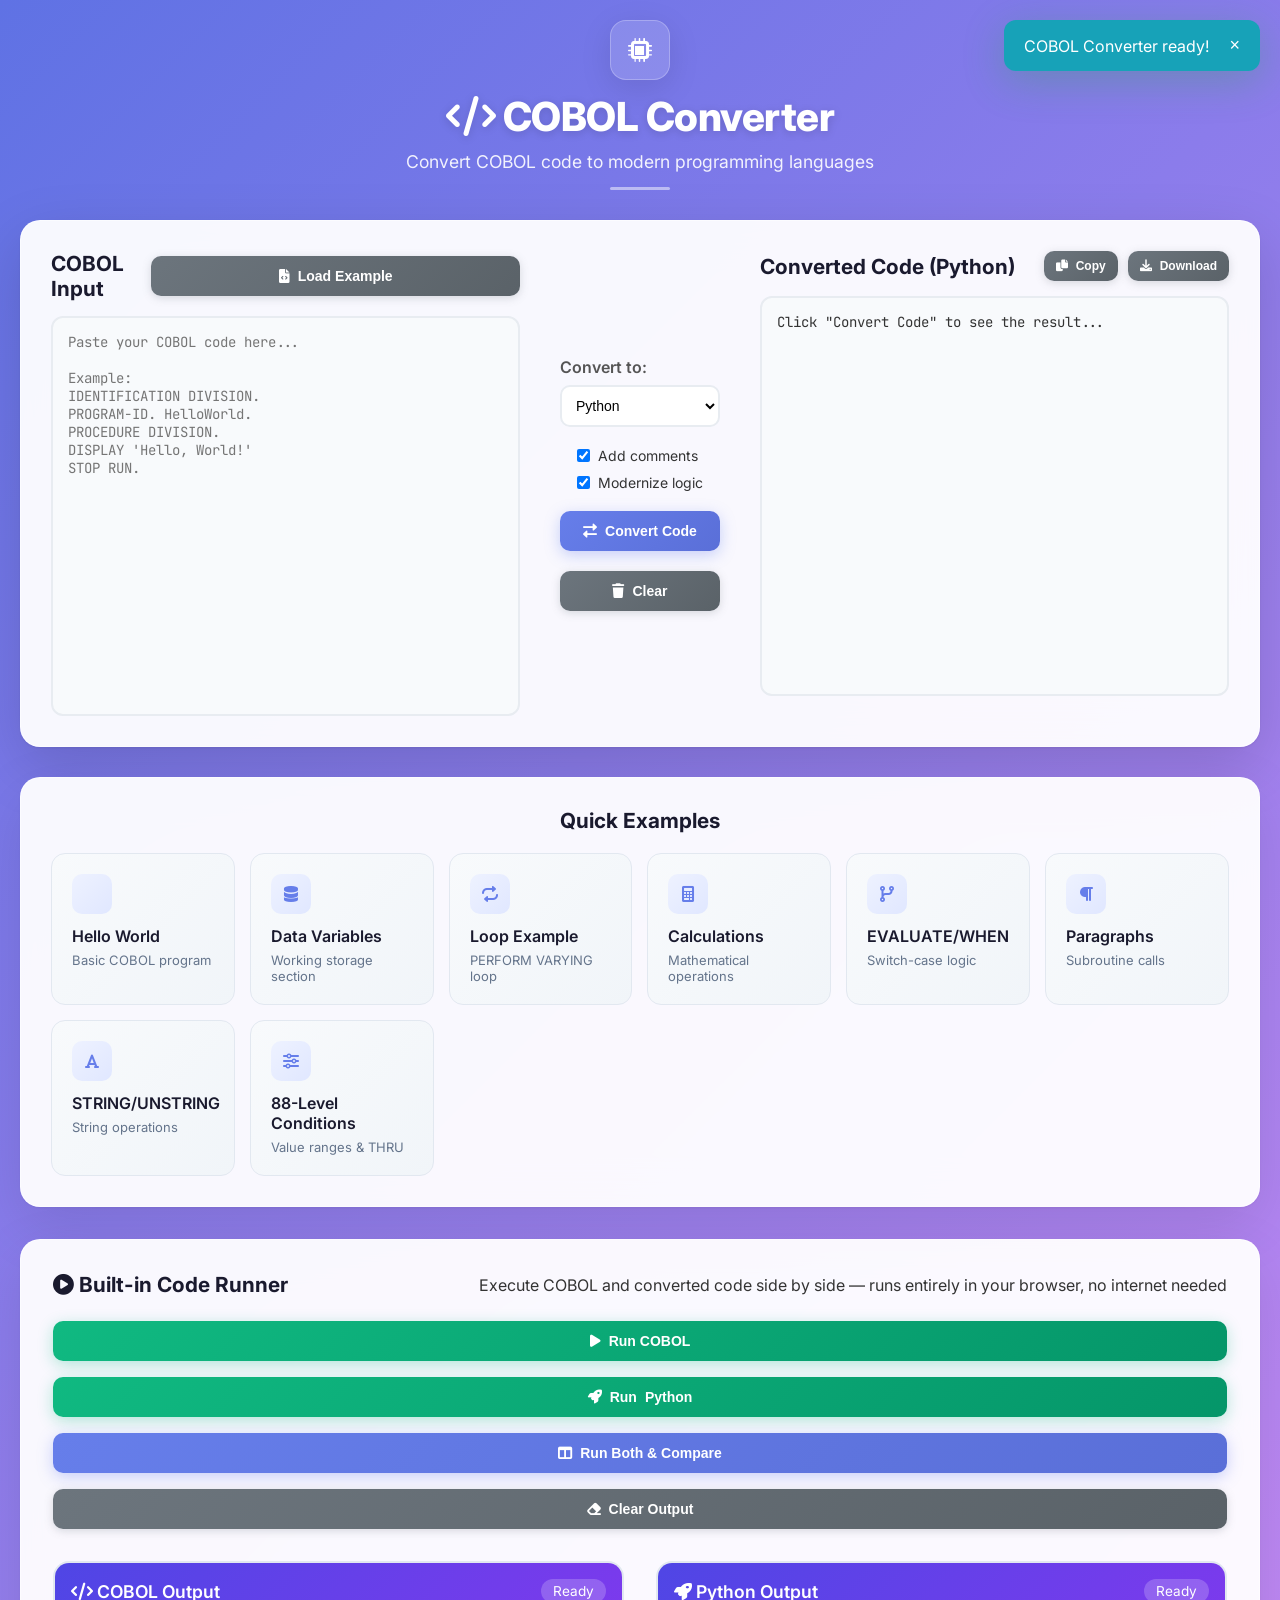
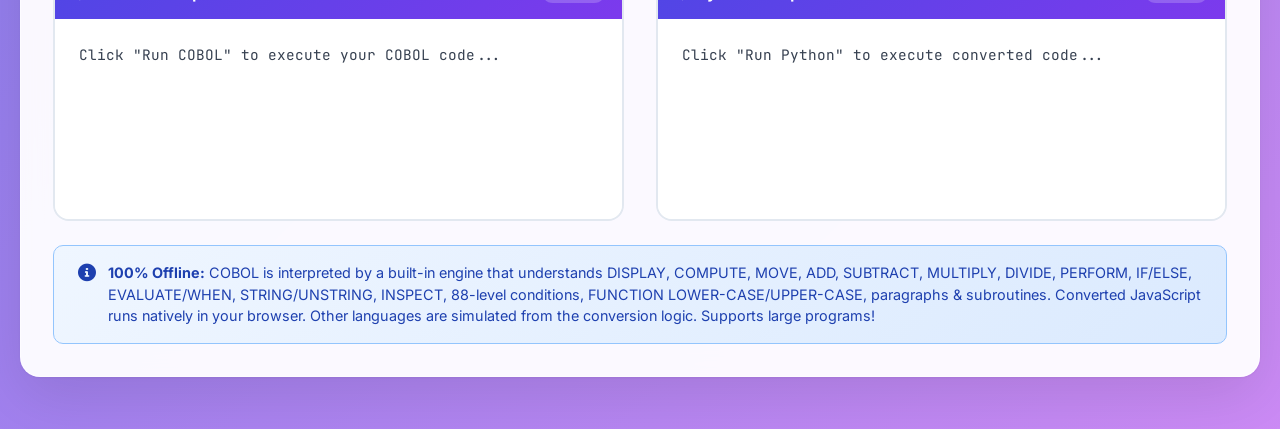
<file: index.html>
<!DOCTYPE html>
<html lang="en">
<head>
    <meta charset="UTF-8">
    <meta name="viewport" content="width=device-width, initial-scale=1.0">
    <title>COBOL to Modern Language Converter</title>
    <link rel="stylesheet" href="styles.css">
    <link rel="stylesheet" href="https://cdnjs.cloudflare.com/ajax/libs/font-awesome/6.0.0/css/all.min.css">
    <link href="https://fonts.googleapis.com/css2?family=Inter:wght@400;500;600;700;800&family=JetBrains+Mono:wght@400;500&display=swap" rel="stylesheet">
</head>
<body>
    <div class="container">
        <header>
            <div class="header-badge"><i class="fas fa-microchip"></i></div>
            <h1><i class="fas fa-code"></i> COBOL Converter</h1>
            <p>Convert COBOL code to modern programming languages</p>
            <div class="header-divider"></div>
        </header>

        <main class="converter-layout">
            <div class="input-section">
                <div class="section-header">
                    <h2>COBOL Input</h2>
                    <button id="loadExampleBtn" class="btn btn-secondary">
                        <i class="fas fa-file-code"></i> Load Example
                    </button>
                </div>
                <textarea id="cobolInput" placeholder="Paste your COBOL code here...

Example:
IDENTIFICATION DIVISION.
PROGRAM-ID. HelloWorld.
PROCEDURE DIVISION.
DISPLAY 'Hello, World!'
STOP RUN."></textarea>
            </div>

            <div class="controls-section">
                <div class="language-selection">
                    <label for="targetLang">Convert to:</label>
                    <select id="targetLang">
                        <option value="python">Python</option>
                        <option value="java">Java</option>
                        <option value="csharp">C#</option>
                        <option value="javascript">JavaScript</option>
                        <option value="go">Go</option>
                        <option value="rust">Rust</option>
                    </select>
                </div>
                
                <div class="options">
                    <label>
                        <input type="checkbox" id="addComments" checked>
                        Add comments
                    </label>
                    <label>
                        <input type="checkbox" id="modernizeLogic" checked>
                        Modernize logic
                    </label>
                </div>
                
                <button id="convertBtn" class="btn btn-primary">
                    <i class="fas fa-exchange-alt"></i> Convert Code
                </button>
                
                <button id="clearBtn" class="btn btn-secondary">
                    <i class="fas fa-trash"></i> Clear
                </button>
            </div>

            <div class="output-section">
                <div class="section-header">
                    <h2>Converted Code (<span id="outputLang">Python</span>)</h2>
                    <div class="output-actions">
                        <button id="copyBtn" class="btn btn-secondary">
                            <i class="fas fa-copy"></i> Copy
                        </button>
                        <button id="downloadBtn" class="btn btn-secondary">
                            <i class="fas fa-download"></i> Download
                        </button>
                    </div>
                </div>
                <pre id="output" class="output-code">Click "Convert Code" to see the result...</pre>
            </div>
        </main>

        <div class="examples-section">
            <h3>Quick Examples</h3>
            <div class="examples-grid">
                <div class="example-card" data-example="hello">
                    <div class="card-icon"><i class="fas fa-hand-wave"></i></div>
                    <h4>Hello World</h4>
                    <p>Basic COBOL program</p>
                </div>
                <div class="example-card" data-example="data">
                    <div class="card-icon"><i class="fas fa-database"></i></div>
                    <h4>Data Variables</h4>
                    <p>Working storage section</p>
                </div>
                <div class="example-card" data-example="loop">
                    <div class="card-icon"><i class="fas fa-repeat"></i></div>
                    <h4>Loop Example</h4>
                    <p>PERFORM VARYING loop</p>
                </div>
                <div class="example-card" data-example="calc">
                    <div class="card-icon"><i class="fas fa-calculator"></i></div>
                    <h4>Calculations</h4>
                    <p>Mathematical operations</p>
                </div>
                <div class="example-card" data-example="evaluate">
                    <div class="card-icon"><i class="fas fa-code-branch"></i></div>
                    <h4>EVALUATE/WHEN</h4>
                    <p>Switch-case logic</p>
                </div>
                <div class="example-card" data-example="paragraph">
                    <div class="card-icon"><i class="fas fa-paragraph"></i></div>
                    <h4>Paragraphs</h4>
                    <p>Subroutine calls</p>
                </div>
                <div class="example-card" data-example="string">
                    <div class="card-icon"><i class="fas fa-font"></i></div>
                    <h4>STRING/UNSTRING</h4>
                    <p>String operations</p>
                </div>
                <div class="example-card" data-example="condition88">
                    <div class="card-icon"><i class="fas fa-sliders"></i></div>
                    <h4>88-Level Conditions</h4>
                    <p>Value ranges &amp; THRU</p>
                </div>
            </div>
        </div>

        <!-- Code Testing & Comparison Section -->
        <div class="testing-section">
            <div class="section-header">
                <h2><i class="fas fa-play-circle"></i> Built-in Code Runner</h2>
                <p>Execute COBOL and converted code side by side — runs entirely in your browser, no internet needed</p>
            </div>

            <div class="testing-controls">
                <button id="runCobolBtn" class="btn btn-success">
                    <i class="fas fa-play"></i> Run COBOL
                </button>
                <button id="runModernBtn" class="btn btn-success">
                    <i class="fas fa-rocket"></i> Run <span id="runModernLang">Python</span>
                </button>
                <button id="runBothBtn" class="btn btn-primary">
                    <i class="fas fa-columns"></i> Run Both & Compare
                </button>
                <button id="clearOutputBtn" class="btn btn-secondary">
                    <i class="fas fa-eraser"></i> Clear Output
                </button>
            </div>

            <div class="testing-outputs">
                <div class="test-output">
                    <div class="test-output-header">
                        <h3><i class="fas fa-code"></i> COBOL Output</h3>
                        <span class="status" id="cobolStatus">Ready</span>
                    </div>
                    <pre class="test-result" id="cobolResult">Click "Run COBOL" to execute your COBOL code...</pre>
                </div>
                <div class="test-output">
                    <div class="test-output-header">
                        <h3><i class="fas fa-rocket"></i> <span id="modernLangName">Python</span> Output</h3>
                        <span class="status" id="modernStatus">Ready</span>
                    </div>
                    <pre class="test-result" id="modernResult">Click "Run <span id="modernLangPlaceholder">Python</span>" to execute converted code...</pre>
                </div>
            </div>

            <div id="comparisonResult" class="comparison-bar" style="display:none;">
                <i class="fas fa-balance-scale"></i>
                <span id="comparisonText"></span>
            </div>

            <div class="runner-info">
                <i class="fas fa-info-circle"></i>
                <span>
                    <strong>100% Offline:</strong> COBOL is interpreted by a built-in engine that understands DISPLAY, COMPUTE, MOVE, ADD, SUBTRACT, MULTIPLY, DIVIDE, PERFORM, IF/ELSE, EVALUATE/WHEN, STRING/UNSTRING, INSPECT, 88-level conditions, FUNCTION LOWER-CASE/UPPER-CASE, paragraphs &amp; subroutines. 
                    Converted JavaScript runs natively in your browser. Other languages are simulated from the conversion logic. Supports large programs!
                </span>
            </div>
        </div>
    </div>

    <div id="notification" class="notification">
        <span class="notification-text"></span>
        <button class="notification-close">&times;</button>
    </div>

    <div id="loading" class="loading-overlay">
        <div class="loading-content">
            <i class="fas fa-spinner fa-spin"></i>
            <p>Converting code...</p>
        </div>
    </div>

    <script src="script.js"></script>
</body>
</html>
</file>
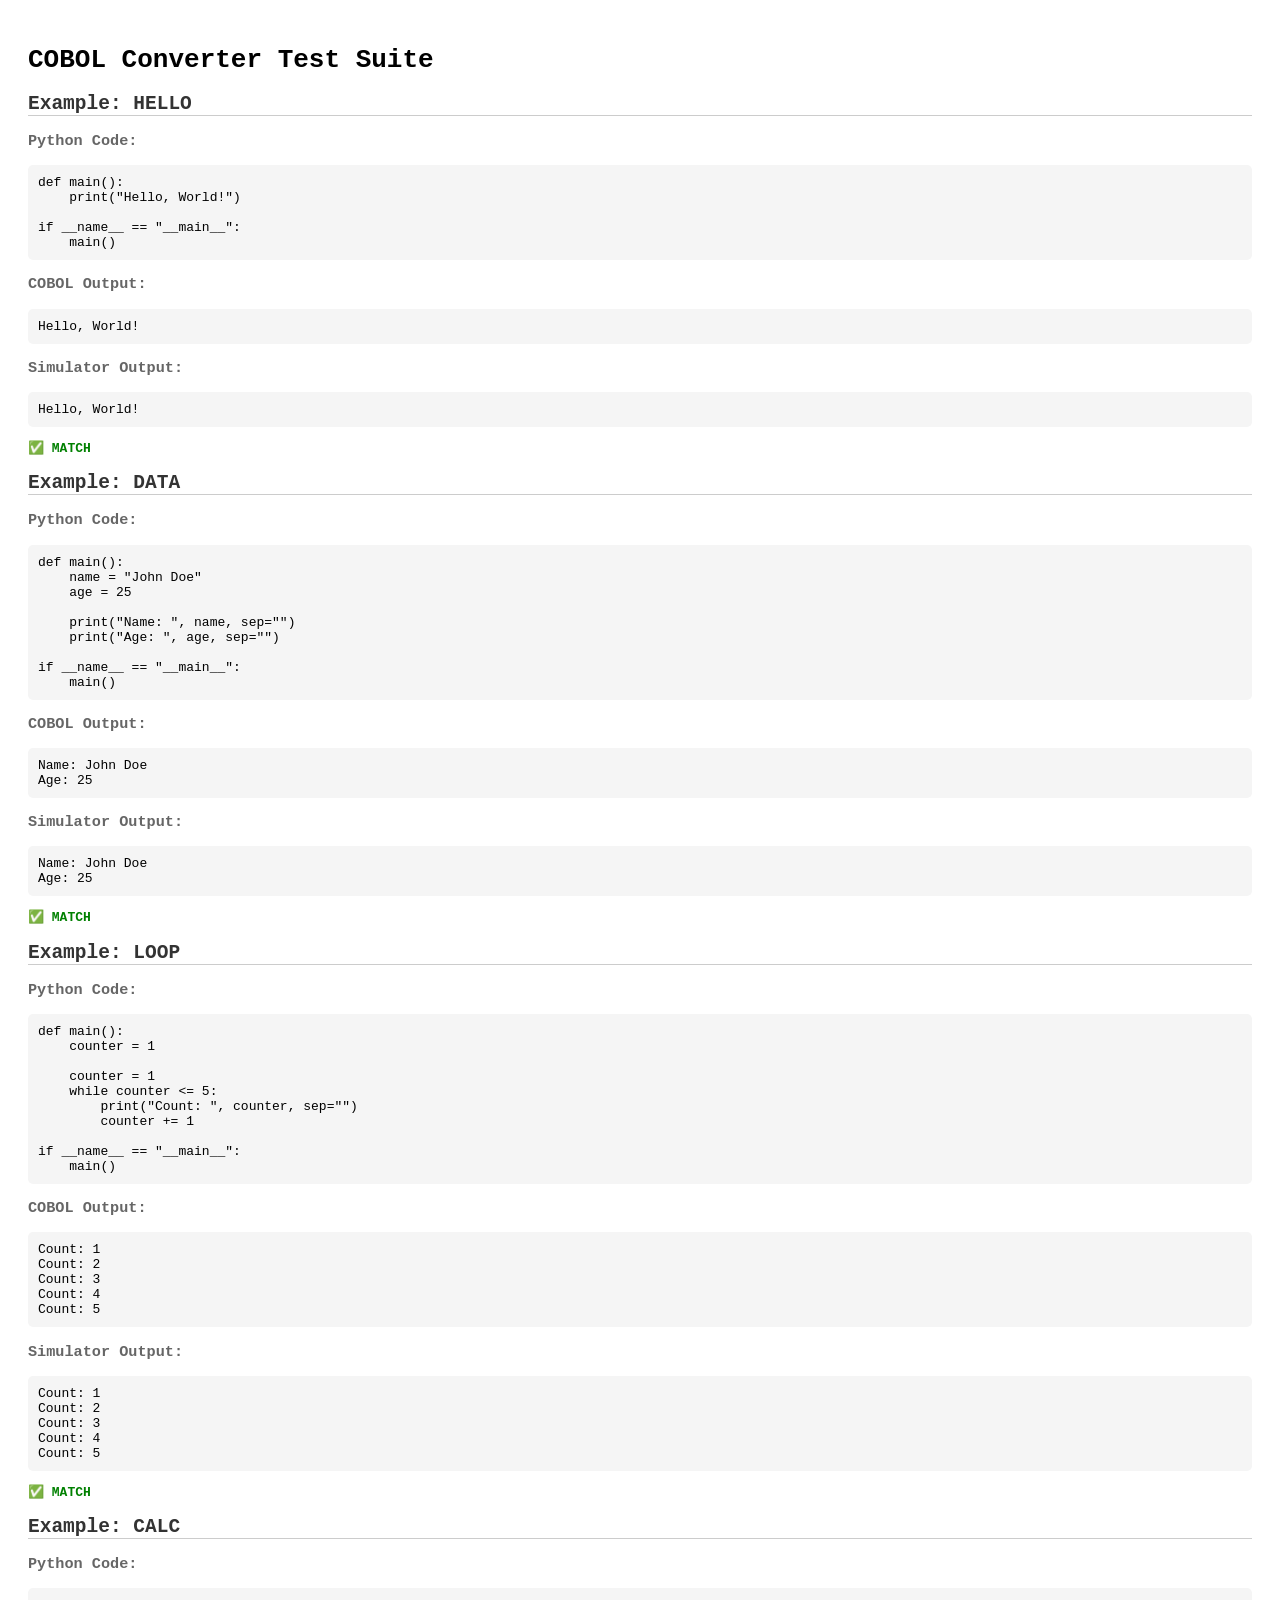
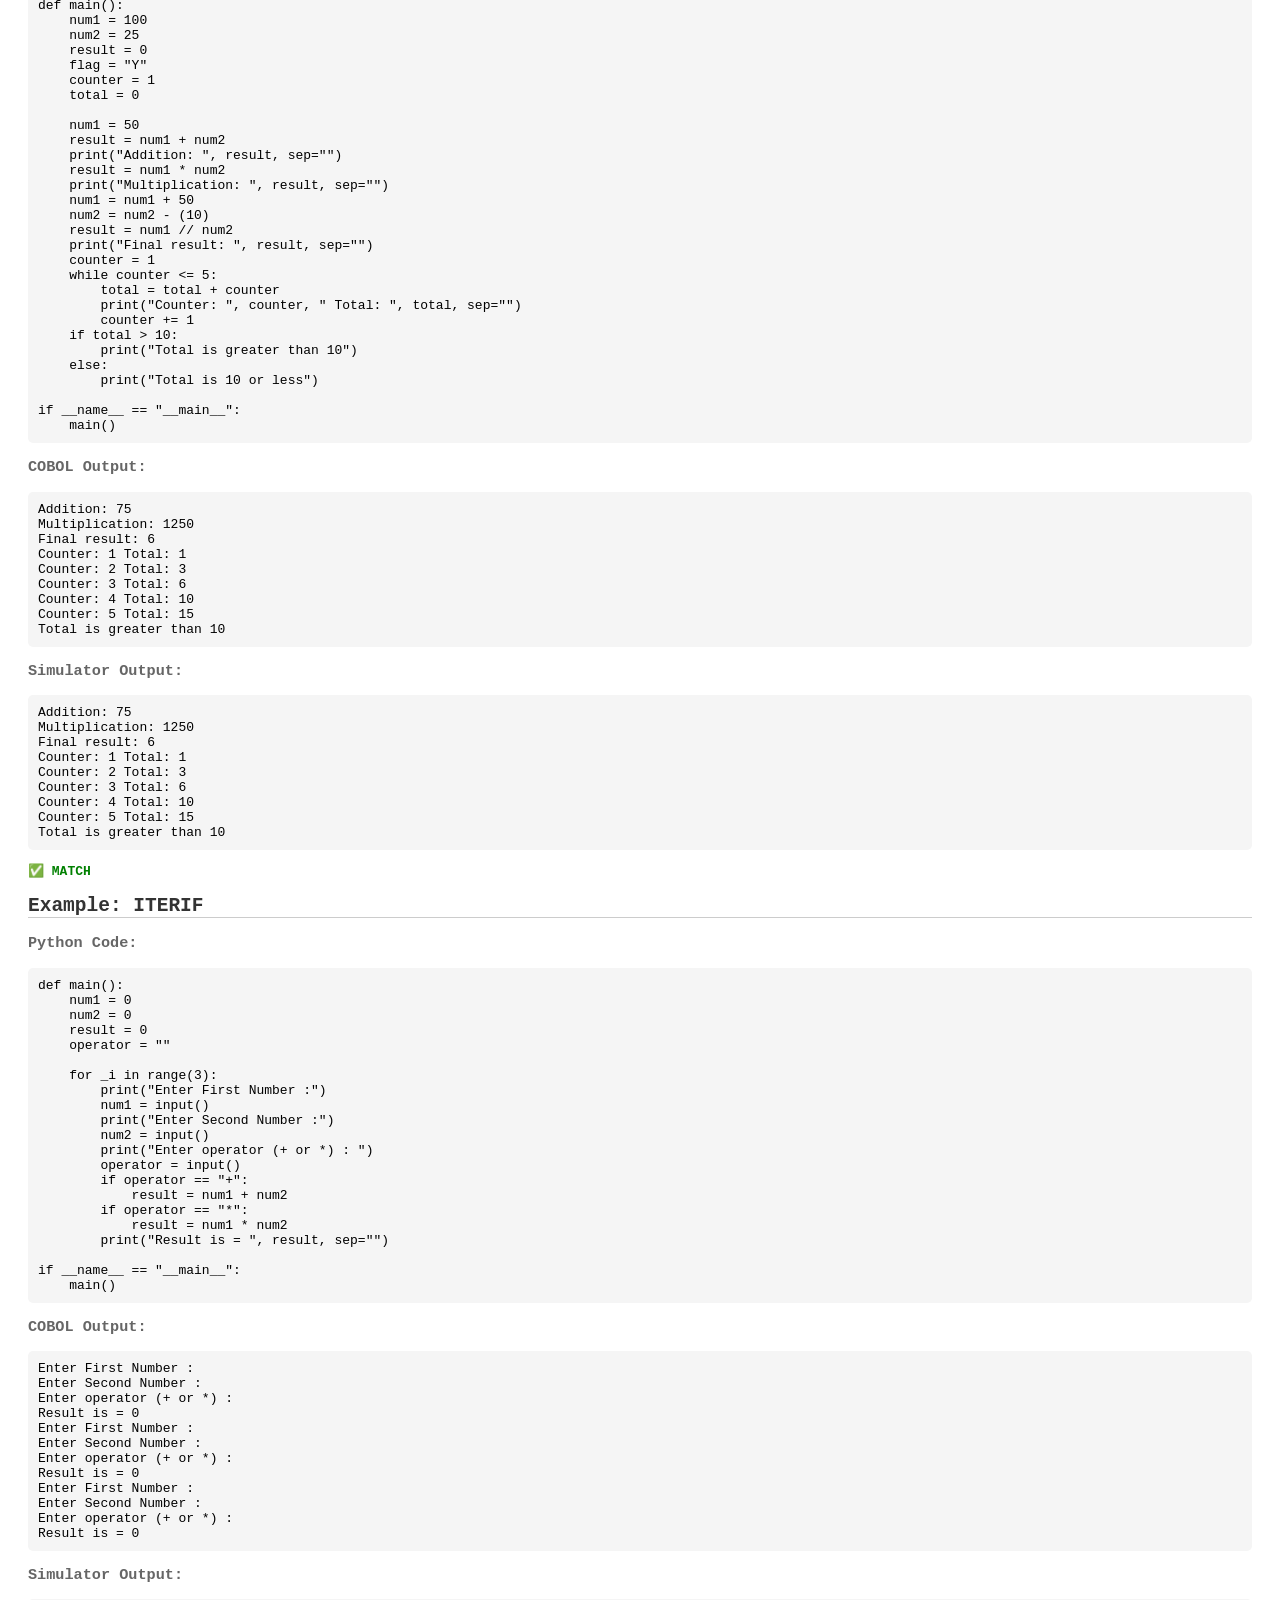
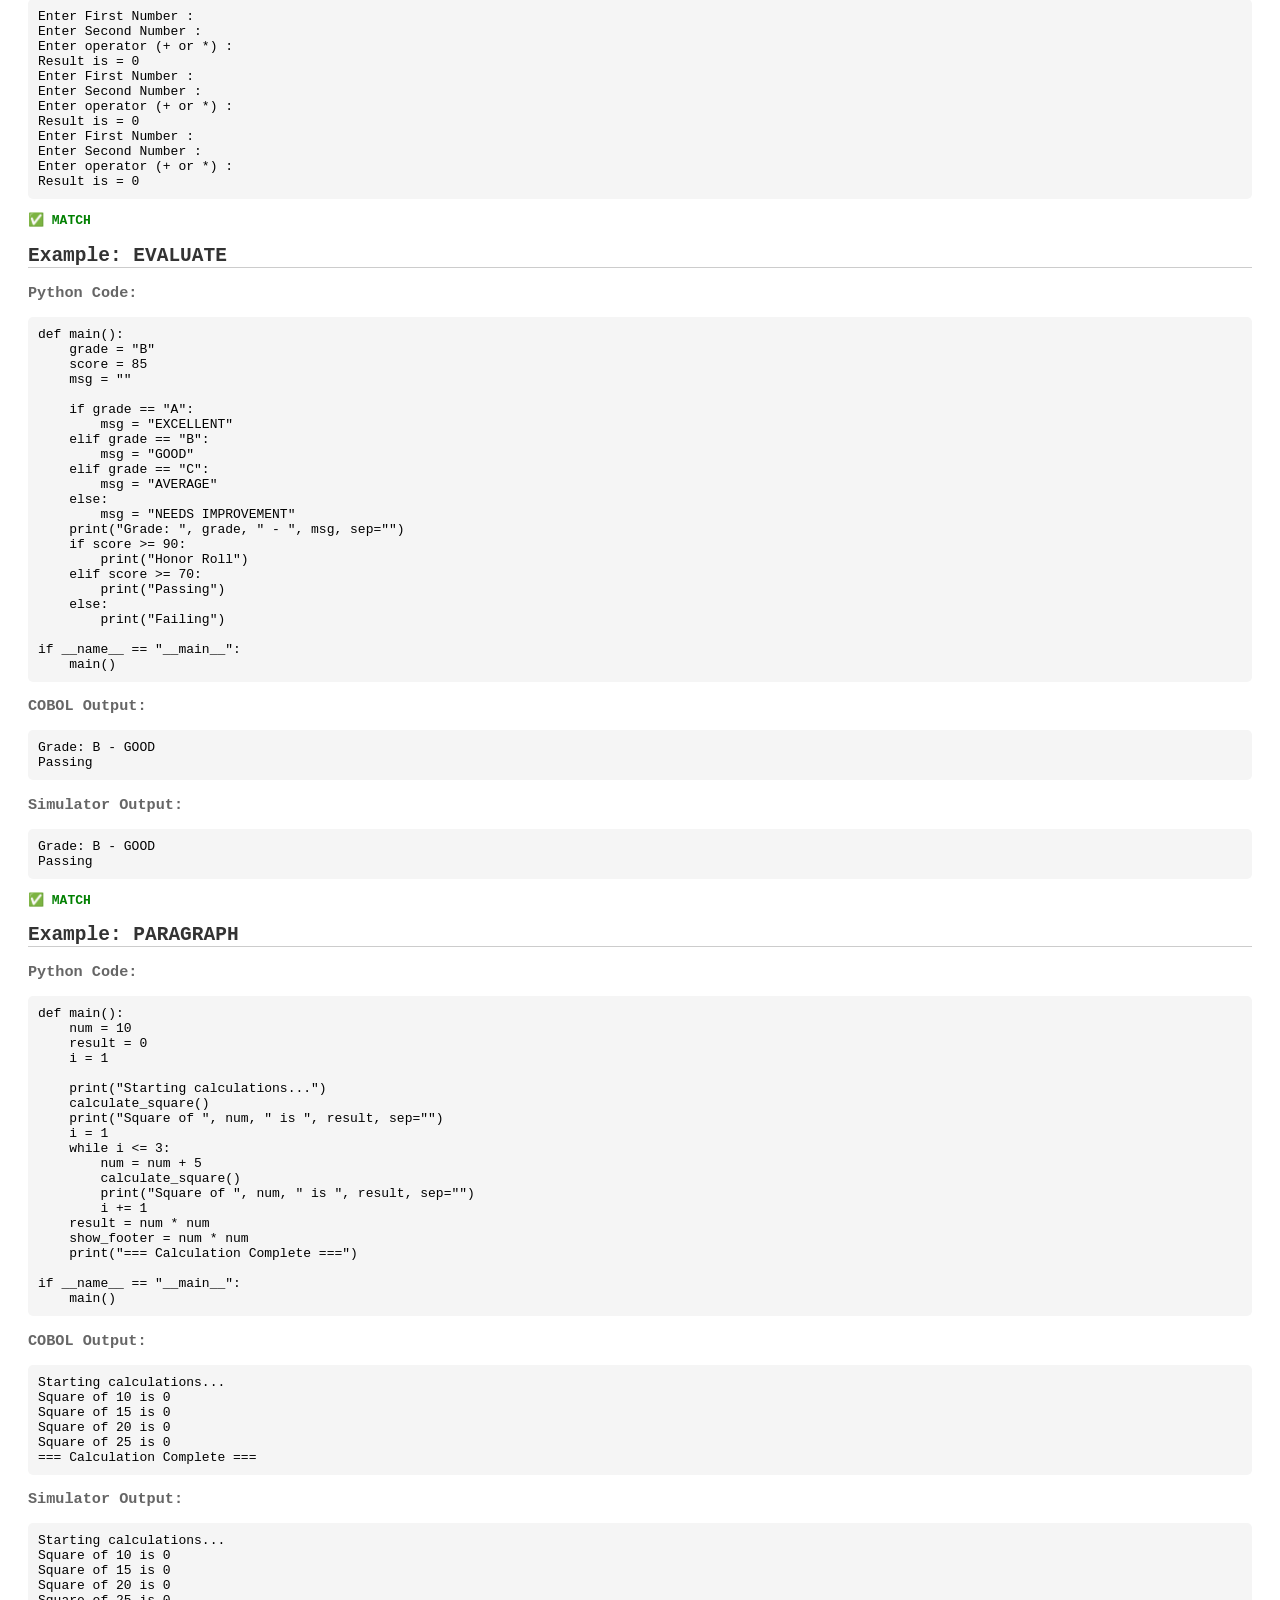
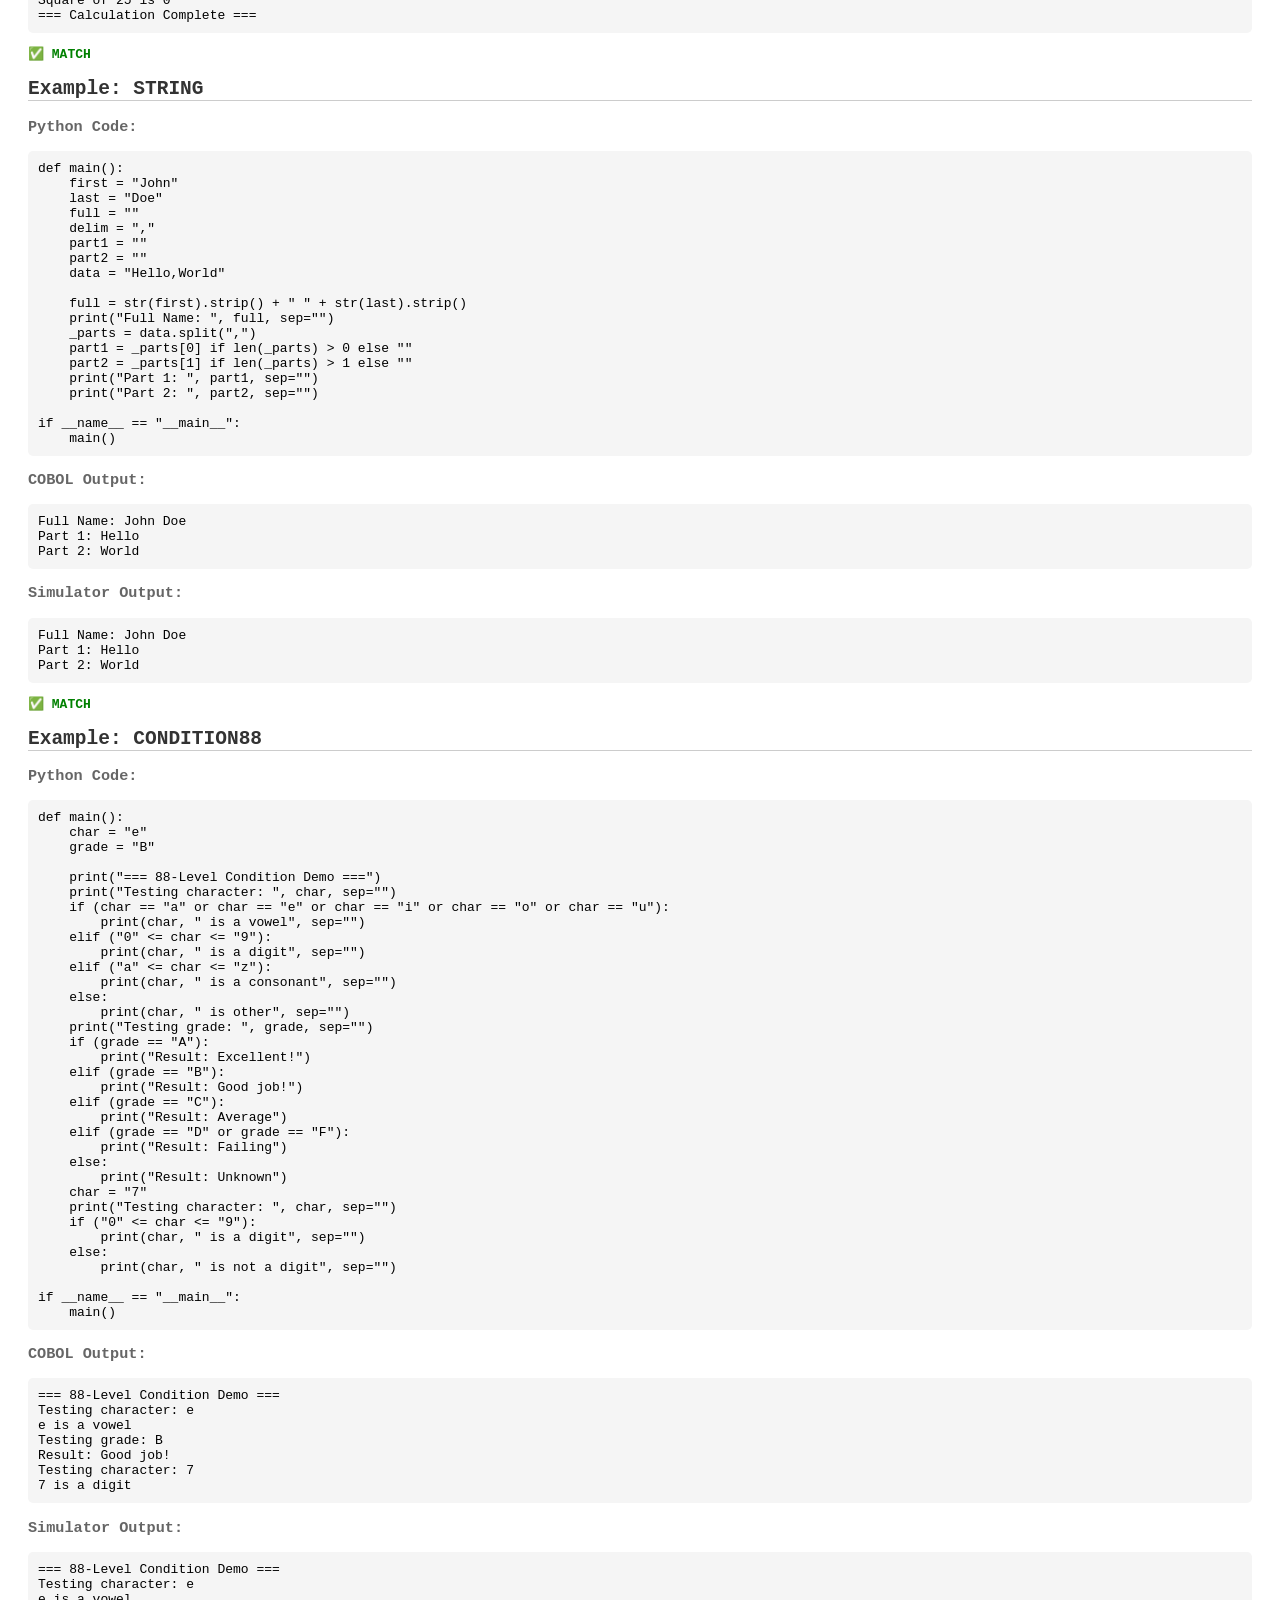
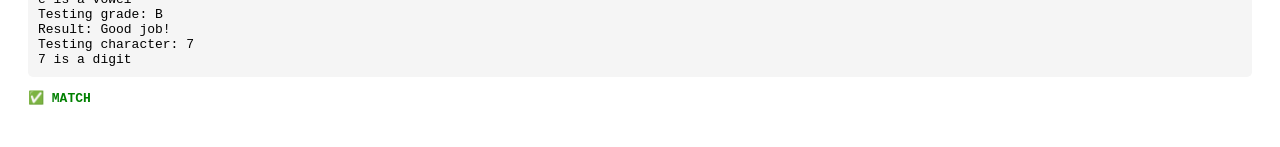
<file: test.html>
<!DOCTYPE html>
<html><head><title>COBOL Converter Test</title><style>
body { font-family: monospace; padding: 20px; }
h2 { color: #333; border-bottom: 1px solid #ccc; }
h3 { color: #666; }
pre { background: #f5f5f5; padding: 10px; border-radius: 5px; overflow-x: auto; }
.pass { color: green; font-weight: bold; }
.fail { color: red; font-weight: bold; }
</style></head>
<body>
<h1>COBOL Converter Test Suite</h1>
<div id="results">Loading...</div>
<script src="script.js"></script>
<script>
setTimeout(() => {
    const c = converter;
    if (!c) { document.getElementById('results').innerText = 'Converter not initialized'; return; }
    
    let out = '';
    const examples = ['hello', 'data', 'loop', 'calc', 'iterif', 'evaluate', 'paragraph', 'string', 'condition88'];
    
    for (const key of examples) {
        const code = c.examples[key];
        if (!code) { out += '<h2>' + key + ' - NOT FOUND</h2>'; continue; }
        
        out += '<h2>Example: ' + key.toUpperCase() + '</h2>';
        
        // Convert to Python
        c.currentLanguage = 'python';
        let pyCode;
        try { pyCode = c.convertToPython(code, false); } catch(e) { pyCode = 'CONVERT ERROR: ' + e.message; }
        out += '<h3>Python Code:</h3><pre>' + pyCode + '</pre>';
        
        // COBOL output
        let cobolOut;
        try { cobolOut = c.interpretCOBOL(code); } catch(e) { cobolOut = ['COBOL ERROR: ' + e.message]; }
        out += '<h3>COBOL Output:</h3><pre>' + cobolOut.join('\n') + '</pre>';
        
        // Simulator output
        let simOut;
        try { simOut = c.simulateModernExecution(pyCode, 'python'); } catch(e) { simOut = ['SIM ERROR: ' + e.message]; }
        out += '<h3>Simulator Output:</h3><pre>' + simOut.join('\n') + '</pre>';
        
        // Compare
        const cobolStr = cobolOut.join('\n').trim();
        const simStr = simOut.join('\n').trim();
        if (cobolStr === simStr) {
            out += '<p class="pass">&#x2705; MATCH</p>';
        } else {
            out += '<p class="fail">&#x274C; MISMATCH</p>';
            out += '<pre>COBOL: ' + JSON.stringify(cobolOut) + '\nSIM:   ' + JSON.stringify(simOut) + '</pre>';
        }
    }
    
    document.getElementById('results').innerHTML = out;
}, 500);
</script>
<div style="display:none">
    <textarea id="cobolInput"></textarea>
    <select id="targetLang"><option value="python">Python</option></select>
    <span id="outputLang"></span><span id="modernLangName"></span><span id="runModernLang"></span><span id="modernLangPlaceholder"></span>
    <button id="convertBtn"></button><button id="clearBtn"></button><button id="copyBtn"></button><button id="downloadBtn"></button>
    <button id="loadExampleBtn"></button><button id="runCobolBtn"></button><button id="runModernBtn"></button><button id="runBothBtn"></button><button id="clearOutputBtn"></button>
    <pre id="output"></pre><pre id="cobolResult"></pre><pre id="modernResult"></pre>
    <span id="cobolStatus"></span><span id="modernStatus"></span>
    <div id="comparisonResult"><span id="comparisonText"></span></div>
    <div id="notification"><span class="notification-text"></span><button class="notification-close"></button></div>
    <div id="loading"></div>
    <input type="checkbox" id="addComments" checked><input type="checkbox" id="modernizeLogic" checked>
</div>
</body>
</html>
</file>
<file: styles.css>
* {
    box-sizing: border-box;
    margin: 0;
    padding: 0;
}

html {
    -webkit-text-size-adjust: 100%;
    scroll-behavior: smooth;
}

body {
    font-family: 'Inter', 'Segoe UI', Tahoma, Geneva, Verdana, sans-serif;
    background: linear-gradient(-45deg, #667eea, #764ba2, #f093fb, #5f72e4);
    background-size: 400% 400%;
    animation: gradientShift 15s ease infinite;
    min-height: 100vh;
    color: #333;
    -webkit-overflow-scrolling: touch;
    overflow-x: hidden;
}

@keyframes gradientShift {
    0% { background-position: 0% 50%; }
    50% { background-position: 100% 50%; }
    100% { background-position: 0% 50%; }
}

@keyframes fadeUp {
    from { opacity: 0; transform: translateY(20px); }
    to { opacity: 1; transform: translateY(0); }
}

@keyframes scaleIn {
    from { opacity: 0; transform: scale(0.95); }
    to { opacity: 1; transform: scale(1); }
}

@keyframes float {
    0%, 100% { transform: translateY(0); }
    50% { transform: translateY(-6px); }
}

.container {
    max-width: 1400px;
    margin: 0 auto;
    padding: 20px;
    width: 100%;
    overflow-x: hidden;
}

header {
    text-align: center;
    margin-bottom: 30px;
    color: white;
    animation: fadeUp 0.8s cubic-bezier(0.16, 1, 0.3, 1) both;
}

.header-badge {
    display: inline-flex;
    align-items: center;
    justify-content: center;
    width: 60px;
    height: 60px;
    background: rgba(255, 255, 255, 0.15);
    backdrop-filter: blur(10px);
    border-radius: 16px;
    margin-bottom: 12px;
    font-size: 1.5rem;
    border: 1px solid rgba(255, 255, 255, 0.25);
    box-shadow: 0 8px 32px rgba(0, 0, 0, 0.1);
    animation: float 4s ease-in-out infinite;
    transition: transform 0.3s cubic-bezier(0.34, 1.56, 0.64, 1), box-shadow 0.3s;
}

.header-badge:hover {
    transform: translateY(-4px) scale(1.05);
    box-shadow: 0 12px 40px rgba(0, 0, 0, 0.15);
}

header h1 {
    font-size: 2.5rem;
    font-weight: 800;
    margin-bottom: 10px;
    letter-spacing: -0.5px;
    text-shadow: 0 2px 10px rgba(0, 0, 0, 0.15);
}

header p {
    font-size: 1.1rem;
    opacity: 0.9;
    font-weight: 400;
}

.header-divider {
    width: 60px;
    height: 3px;
    background: rgba(255, 255, 255, 0.5);
    border-radius: 10px;
    margin: 15px auto 0;
}

.converter-layout {
    display: grid;
    grid-template-columns: 1fr auto 1fr;
    gap: 20px;
    background: rgba(255, 255, 255, 0.95);
    backdrop-filter: blur(20px);
    border-radius: 20px;
    padding: 30px;
    box-shadow: 0 20px 60px rgba(0, 0, 0, 0.15), 0 1px 3px rgba(0, 0, 0, 0.08);
    margin-bottom: 30px;
    border: 1px solid rgba(255, 255, 255, 0.6);
    animation: scaleIn 0.6s cubic-bezier(0.16, 1, 0.3, 1) 0.2s both;
    transition: box-shadow 0.4s ease;
}

.converter-layout:hover {
    box-shadow: 0 25px 70px rgba(0, 0, 0, 0.18), 0 1px 3px rgba(0, 0, 0, 0.08);
}

.section-header {
    display: flex;
    justify-content: space-between;
    align-items: center;
    margin-bottom: 15px;
}

.section-header h2 {
    color: #1a1a2e;
    font-size: 1.3rem;
    font-weight: 700;
}

.input-section, .output-section {
    display: flex;
    flex-direction: column;
}

#cobolInput, #output {
    height: 400px;
    width: 100%;
    max-width: 100%;
    border: 2px solid #e8ecf1;
    border-radius: 12px;
    padding: 15px;
    font-family: 'JetBrains Mono', 'Consolas', 'Monaco', monospace;
    font-size: 14px;
    resize: none;
    background: #f8fafc;
    word-wrap: break-word;
    overflow-wrap: break-word;
    transition: border-color 0.35s cubic-bezier(0.4, 0, 0.2, 1), 
                box-shadow 0.35s cubic-bezier(0.4, 0, 0.2, 1),
                background-color 0.35s ease;
}

#cobolInput:focus {
    outline: none;
    border-color: #667eea;
    background: #fff;
    box-shadow: 0 0 0 4px rgba(102, 126, 234, 0.12), 0 8px 25px rgba(102, 126, 234, 0.08);
}

#cobolInput:hover:not(:focus) {
    border-color: #cbd5e1;
}

#output {
    background: #f8fafc;
    color: #333;
    overflow: auto;
    white-space: pre-wrap;
    word-wrap: break-word;
    overflow-wrap: break-word;
}

.controls-section {
    display: flex;
    flex-direction: column;
    justify-content: center;
    align-items: center;
    gap: 20px;
    padding: 0 20px;
    min-width: 200px;
    max-width: 100%;
}

.language-selection {
    display: flex;
    flex-direction: column;
    gap: 8px;
    width: 100%;
}

.language-selection label {
    font-weight: 600;
    color: #555;
}

#targetLang {
    padding: 10px;
    border: 2px solid #e8ecf1;
    border-radius: 10px;
    font-size: 14px;
    background: white;
    transition: all 0.35s cubic-bezier(0.4, 0, 0.2, 1);
    cursor: pointer;
}

#targetLang:focus {
    outline: none;
    border-color: #667eea;
    box-shadow: 0 0 0 3px rgba(102, 126, 234, 0.12);
}

#targetLang:hover:not(:focus) {
    border-color: #cbd5e1;
}

.options {
    display: flex;
    flex-direction: column;
    gap: 10px;
}

.options label {
    display: flex;
    align-items: center;
    gap: 8px;
    font-size: 14px;
    cursor: pointer;
}

.btn {
    padding: 12px 20px;
    border: none;
    border-radius: 10px;
    cursor: pointer;
    font-size: 14px;
    font-weight: 600;
    display: flex;
    align-items: center;
    gap: 8px;
    transition: all 0.3s cubic-bezier(0.34, 1.56, 0.64, 1);
    width: 100%;
    justify-content: center;
    position: relative;
    overflow: hidden;
}

.btn::after {
    content: '';
    position: absolute;
    inset: 0;
    background: linear-gradient(135deg, rgba(255,255,255,0.25) 0%, transparent 50%);
    opacity: 0;
    transition: opacity 0.4s ease;
}

.btn:hover::after {
    opacity: 1;
}

.btn:active {
    transition-duration: 0.1s;
}

.btn i {
    transition: transform 0.3s cubic-bezier(0.34, 1.56, 0.64, 1);
}

.btn:hover i {
    transform: scale(1.15);
}

.btn-primary {
    background: linear-gradient(135deg, #667eea 0%, #5a6fd8 100%);
    color: white;
    box-shadow: 0 4px 15px rgba(102, 126, 234, 0.35);
}

.btn-primary:hover {
    transform: translateY(-3px);
    box-shadow: 0 8px 25px rgba(102, 126, 234, 0.5);
}

.btn-primary:active {
    transform: translateY(-1px);
    box-shadow: 0 2px 8px rgba(102, 126, 234, 0.3);
}

.btn-secondary {
    background: linear-gradient(135deg, #6c757d 0%, #5a6268 100%);
    color: white;
    box-shadow: 0 2px 8px rgba(108, 117, 125, 0.25);
}

.btn-secondary:hover {
    transform: translateY(-3px);
    box-shadow: 0 6px 18px rgba(108, 117, 125, 0.35);
}

.btn-secondary:active {
    transform: translateY(-1px);
}

.btn-success {
    background: linear-gradient(135deg, #10b981 0%, #059669 100%);
    color: white;
    box-shadow: 0 4px 15px rgba(16, 185, 129, 0.3);
}

.btn-success:hover {
    transform: translateY(-3px);
    box-shadow: 0 8px 25px rgba(16, 185, 129, 0.45);
}

.btn-success:active {
    transform: translateY(-1px);
    box-shadow: 0 2px 8px rgba(16, 185, 129, 0.3);
}

.btn-danger {
    background: linear-gradient(135deg, #ef4444 0%, #dc2626 100%);
    color: white;
    box-shadow: 0 4px 15px rgba(239, 68, 68, 0.3);
}

.btn-danger:hover {
    transform: translateY(-3px);
    box-shadow: 0 8px 25px rgba(239, 68, 68, 0.45);
}

.btn-danger:active {
    transform: translateY(-1px);
}

.output-actions {
    display: flex;
    gap: 10px;
}

.output-actions .btn {
    width: auto;
    padding: 8px 12px;
    font-size: 12px;
}

.examples-section {
    background: rgba(255, 255, 255, 0.95);
    backdrop-filter: blur(20px);
    border-radius: 20px;
    padding: 30px;
    box-shadow: 0 20px 60px rgba(0, 0, 0, 0.1), 0 1px 3px rgba(0, 0, 0, 0.06);
    border: 1px solid rgba(255, 255, 255, 0.6);
    animation: scaleIn 0.6s cubic-bezier(0.16, 1, 0.3, 1) 0.4s both;
}

.examples-section h3 {
    text-align: center;
    margin-bottom: 20px;
    color: #1a1a2e;
    font-weight: 700;
    font-size: 1.3rem;
}

.examples-grid {
    display: grid;
    grid-template-columns: repeat(auto-fit, minmax(180px, 1fr));
    gap: 15px;
}

.example-card {
    background: linear-gradient(135deg, #f8fafc 0%, #f1f5f9 100%);
    border: 1px solid #e2e8f0;
    border-radius: 14px;
    padding: 20px;
    cursor: pointer;
    transition: all 0.4s cubic-bezier(0.34, 1.56, 0.64, 1);
    position: relative;
    overflow: hidden;
}

.example-card::before {
    content: '';
    position: absolute;
    top: 0;
    left: 0;
    right: 0;
    height: 3px;
    background: linear-gradient(90deg, #667eea, #764ba2);
    transform: scaleX(0);
    transform-origin: left;
    transition: transform 0.4s cubic-bezier(0.16, 1, 0.3, 1);
}

.example-card:hover {
    background: white;
    transform: translateY(-6px) scale(1.02);
    box-shadow: 0 16px 40px rgba(102, 126, 234, 0.18);
    border-color: rgba(102, 126, 234, 0.3);
}

.example-card:hover::before {
    transform: scaleX(1);
}

.example-card:active {
    transform: translateY(-2px) scale(1);
    transition-duration: 0.15s;
}

.card-icon {
    width: 40px;
    height: 40px;
    border-radius: 10px;
    background: linear-gradient(135deg, #eef2ff 0%, #e0e7ff 100%);
    display: flex;
    align-items: center;
    justify-content: center;
    margin-bottom: 12px;
    color: #667eea;
    font-size: 1rem;
    transition: transform 0.4s cubic-bezier(0.34, 1.56, 0.64, 1),
                background 0.3s ease;
}

.example-card:hover .card-icon {
    transform: scale(1.1) rotate(-5deg);
    background: linear-gradient(135deg, #e0e7ff 0%, #c7d2fe 100%);
}

.example-card h4 {
    color: #1a1a2e;
    margin-bottom: 6px;
    font-weight: 600;
}

.example-card p {
    color: #64748b;
    font-size: 13px;
}

.notification {
    position: fixed;
    top: 20px;
    right: 20px;
    background: linear-gradient(135deg, #28a745 0%, #20c997 100%);
    color: white;
    padding: 15px 20px;
    border-radius: 12px;
    display: none;
    align-items: center;
    gap: 10px;
    box-shadow: 0 10px 40px rgba(40, 167, 69, 0.3);
    z-index: 1000;
    backdrop-filter: blur(10px);
    animation: slideIn 0.5s cubic-bezier(0.34, 1.56, 0.64, 1);
}

@keyframes slideIn {
    from { transform: translateX(120%) scale(0.9); opacity: 0; }
    to { transform: translateX(0) scale(1); opacity: 1; }
}

.notification.error {
    background: #dc3545;
}

.notification.info {
    background: #17a2b8;
}

.notification-close {
    background: none;
    border: none;
    color: white;
    font-size: 18px;
    cursor: pointer;
    margin-left: 10px;
}

.loading-overlay {
    position: fixed;
    top: 0;
    left: 0;
    width: 100%;
    height: 100%;
    background: rgba(0, 0, 0, 0.4);
    backdrop-filter: blur(8px);
    display: none;
    justify-content: center;
    align-items: center;
    z-index: 2000;
    animation: fadeOverlay 0.3s ease;
}

@keyframes fadeOverlay {
    from { opacity: 0; backdrop-filter: blur(0); }
    to { opacity: 1; backdrop-filter: blur(8px); }
}

.loading-content {
    background: rgba(255, 255, 255, 0.95);
    backdrop-filter: blur(20px);
    padding: 40px;
    border-radius: 20px;
    text-align: center;
    box-shadow: 0 20px 60px rgba(0, 0, 0, 0.2);
    border: 1px solid rgba(255, 255, 255, 0.5);
    animation: scaleIn 0.4s cubic-bezier(0.34, 1.56, 0.64, 1);
}

.loading-content i {
    font-size: 2.5rem;
    background: linear-gradient(135deg, #667eea, #764ba2);
    -webkit-background-clip: text;
    -webkit-text-fill-color: transparent;
    margin-bottom: 15px;
}

.loading-content p {
    font-weight: 600;
    color: #1a1a2e;
}

/* Syntax Highlighting */
.keyword { color: #0066cc; font-weight: bold; }
.function { color: #cc6600; }
.string { color: #009900; }
.comment { color: #666666; font-style: italic; }
.number { color: #cc0066; }

/* Responsive Design */
@media (max-width: 1024px) {
    .converter-layout {
        grid-template-columns: 1fr !important;
        gap: 20px;
    }
    
    .input-section,
    .output-section,
    .controls-section {
        width: 100%;
        max-width: 100%;
    }
    
    .controls-section {
        flex-direction: row;
        justify-content: center;
        flex-wrap: wrap;
        padding: 20px 0;
        min-width: unset;
    }
    
    .controls-section > * {
        flex: 0 1 auto;
    }
    
    .testing-outputs {
        grid-template-columns: 1fr;
    }
}

@media (max-width: 768px) {
    body {
        font-size: 14px;
    }
    
    .container {
        padding: 10px;
    }
    
    header {
        margin-bottom: 20px;
    }
    
    header h1 {
        font-size: 1.5rem;
    }
    
    header h1 i {
        font-size: 1.3rem;
    }
    
    header p {
        font-size: 0.9rem;
    }
    
    .converter-layout {
        padding: 15px;
        gap: 15px;
        border-radius: 10px;
        margin-bottom: 20px;
    }
    
    .section-header {
        flex-direction: column;
        align-items: flex-start;
        gap: 8px;
    }
    
    .section-header h2 {
        font-size: 1.05rem;
    }
    
    #cobolInput, #output {
        height: 220px;
        font-size: 12px;
        padding: 10px;
    }
    
    .examples-section {
        padding: 20px 15px;
        border-radius: 10px;
    }
    
    .examples-grid {
        grid-template-columns: repeat(2, 1fr);
        gap: 10px;
    }
    
    .example-card {
        padding: 12px;
    }
    
    .example-card h4 {
        font-size: 0.9rem;
    }
    
    .example-card p {
        font-size: 12px;
    }
    
    .controls-section {
        flex-direction: column;
        align-items: stretch;
        padding: 10px 0;
        min-width: unset;
        gap: 12px;
    }
    
    .language-selection {
        width: 100%;
    }
    
    .btn {
        width: 100%;
        padding: 14px 20px;
        font-size: 15px;
        min-height: 48px;
    }
    
    .output-actions {
        flex-direction: row;
        flex-wrap: wrap;
        width: 100%;
    }
    
    .output-actions .btn {
        flex: 1;
        padding: 10px 14px;
        font-size: 13px;
        min-height: 44px;
        width: auto;
    }
    
    #targetLang {
        padding: 12px;
        font-size: 16px;
        width: 100%;
    }
    
    .options {
        flex-direction: row;
        flex-wrap: wrap;
        gap: 15px;
    }
    
    .options label {
        font-size: 15px;
        padding: 4px 0;
    }
    
    .options input[type="checkbox"] {
        width: 20px;
        height: 20px;
    }
    
    .notification {
        top: 10px;
        right: 10px;
        left: 10px;
    }
}

@media (max-width: 480px) {
    .container {
        padding: 6px;
    }
    
    header {
        margin-bottom: 12px;
    }
    
    header h1 {
        font-size: 1.2rem;
    }
    
    header p {
        font-size: 0.8rem;
    }
    
    .converter-layout {
        padding: 10px;
        gap: 12px;
        border-radius: 8px;
        margin-bottom: 15px;
    }
    
    .section-header h2 {
        font-size: 0.95rem;
    }
    
    #cobolInput, #output {
        height: 180px;
        font-size: 11px;
        padding: 8px;
        border-radius: 6px;
    }
    
    .examples-section {
        padding: 15px 10px;
    }
    
    .examples-grid {
        grid-template-columns: 1fr 1fr;
        gap: 8px;
    }
    
    .example-card {
        padding: 10px;
    }
    
    .example-card h4 {
        font-size: 0.85rem;
        margin-bottom: 4px;
    }
    
    .example-card p {
        font-size: 11px;
    }
    
    .btn {
        padding: 12px 16px;
        font-size: 14px;
    }
    
    .notification {
        font-size: 13px;
        padding: 12px 15px;
    }
    
    .loading-content {
        padding: 20px;
        margin: 0 20px;
    }
}

/* Testing Section Styles */
.testing-section {
    background: rgba(255, 255, 255, 0.95);
    backdrop-filter: blur(20px);
    border-radius: 20px;
    padding: 2rem;
    box-shadow: 0 20px 60px rgba(0, 0, 0, 0.1), 0 1px 3px rgba(0, 0, 0, 0.06);
    margin: 2rem 0;
    border: 1px solid rgba(255, 255, 255, 0.6);
    animation: scaleIn 0.6s cubic-bezier(0.16, 1, 0.3, 1) 0.6s both;
    transition: box-shadow 0.4s ease;
}

.testing-section:hover {
    box-shadow: 0 25px 70px rgba(0, 0, 0, 0.12), 0 1px 3px rgba(0, 0, 0, 0.06);
}

.testing-controls {
    display: flex;
    gap: 1rem;
    justify-content: center;
    margin: 1.5rem 0;
    flex-wrap: wrap;
}

.testing-outputs {
    display: grid;
    grid-template-columns: 1fr 1fr;
    gap: 2rem;
    margin-top: 2rem;
}

.test-output {
    background: #f8fafc;
    border: 2px solid #e2e8f0;
    border-radius: 16px;
    overflow: hidden;
    transition: all 0.4s cubic-bezier(0.4, 0, 0.2, 1);
}

.test-output:hover {
    box-shadow: 0 12px 35px rgba(79, 70, 229, 0.12);
    border-color: rgba(79, 70, 229, 0.25);
    transform: translateY(-2px);
}

.test-output-header {
    background: linear-gradient(135deg, #4f46e5 0%, #7c3aed 100%);
    color: white;
    padding: 1rem;
    display: flex;
    justify-content: space-between;
    align-items: center;
}

.test-output-header h3 {
    margin: 0;
    font-size: 1.1rem;
    font-weight: 600;
}

.test-output-actions {
    display: flex;
    align-items: center;
    gap: 0.5rem;
}

.btn-small {
    padding: 0.3rem 0.6rem;
    border: 1px solid rgba(255,255,255,0.4);
    border-radius: 6px;
    background: rgba(255,255,255,0.15);
    color: white;
    font-size: 0.75rem;
    cursor: pointer;
    transition: all 0.3s cubic-bezier(0.34, 1.56, 0.64, 1);
    display: flex;
    align-items: center;
    gap: 4px;
    white-space: nowrap;
}

.btn-small:hover {
    background: rgba(255,255,255,0.3);
    transform: translateY(-2px) scale(1.05);
}

.btn-open {
    font-weight: 500;
}

.comparison-bar {
    margin-top: 1.5rem;
    padding: 1rem 1.5rem;
    border-radius: 10px;
    display: flex;
    align-items: center;
    gap: 0.75rem;
    font-weight: 600;
    font-size: 1rem;
    animation: fadeUp 0.4s cubic-bezier(0.16, 1, 0.3, 1);
}

.comparison-bar.match {
    background: linear-gradient(135deg, #d1fae5 0%, #a7f3d0 100%);
    color: #065f46;
    border: 2px solid #6ee7b7;
}

.comparison-bar.partial {
    background: linear-gradient(135deg, #fef3c7 0%, #fde68a 100%);
    color: #92400e;
    border: 2px solid #fcd34d;
}

.comparison-bar.mismatch {
    background: linear-gradient(135deg, #fee2e2 0%, #fecaca 100%);
    color: #991b1b;
    border: 2px solid #fca5a5;
}

.comparison-bar i {
    font-size: 1.3rem;
}

.runner-info {
    margin-top: 1.5rem;
    padding: 1rem 1.5rem;
    background: linear-gradient(135deg, #eff6ff 0%, #dbeafe 100%);
    border: 1px solid #93c5fd;
    border-radius: 10px;
    display: flex;
    align-items: flex-start;
    gap: 0.75rem;
    font-size: 0.9rem;
    color: #1e40af;
    line-height: 1.5;
}

.runner-info i {
    font-size: 1.1rem;
    margin-top: 2px;
    flex-shrink: 0;
}

@keyframes fadeIn {
    from { opacity: 0; transform: translateY(-5px); }
    to { opacity: 1; transform: translateY(0); }
}

.status {
    font-size: 0.85rem;
    padding: 0.25rem 0.75rem;
    border-radius: 20px;
    background: rgba(255,255,255,0.2);
    transition: all 0.35s cubic-bezier(0.4, 0, 0.2, 1);
}

.status.running {
    background: #fbbf24;
    color: #92400e;
    animation: pulse 1.5s cubic-bezier(0.4, 0, 0.6, 1) infinite;
}

.status.success {
    background: #10b981;
    color: white;
}

.status.error {
    background: #ef4444;
    color: white;
}

.test-result {
    font-family: 'JetBrains Mono', 'Fira Code', Consolas, monospace;
    font-size: 0.9rem;
    line-height: 1.6;
    color: #374151;
    padding: 1.5rem;
    margin: 0;
    background: white;
    min-height: 200px;
    white-space: pre-wrap;
    word-break: break-word;
    border: none;
}

.test-result.error {
    background: #fef2f2;
    color: #dc2626;
}

.test-result.success {
    background: #f0fdf4;
    color: #166534;
}

@keyframes pulse {
    0%, 100% { opacity: 1; transform: scale(1); }
    50% { opacity: 0.6; transform: scale(1.05); }
}

/* Responsive Design for Testing */
@media (max-width: 768px) {
    .testing-section {
        padding: 1rem;
        border-radius: 10px;
        margin: 1rem 0;
    }

    .testing-section .section-header {
        flex-direction: column;
        align-items: flex-start;
        text-align: left;
    }

    .testing-section .section-header h2 {
        font-size: 1.05rem;
    }

    .testing-section .section-header p {
        font-size: 0.8rem;
    }

    .testing-outputs {
        grid-template-columns: 1fr;
        gap: 1rem;
    }
    
    .testing-controls {
        flex-direction: column;
        align-items: stretch;
    }
    
    .testing-controls .btn {
        width: 100%;
        min-height: 48px;
    }

    .test-output-header {
        flex-direction: column;
        align-items: flex-start;
        gap: 0.5rem;
        padding: 0.75rem;
    }

    .test-output-header h3 {
        font-size: 0.9rem;
    }

    .test-output-actions {
        flex-wrap: wrap;
        width: 100%;
    }

    .test-result {
        font-size: 0.8rem;
        padding: 0.75rem;
        min-height: 120px;
        white-space: pre-wrap;
        word-wrap: break-word;
        overflow-wrap: break-word;
    }

    .runner-info {
        font-size: 0.8rem;
        padding: 0.75rem;
        flex-direction: column;
        gap: 0.5rem;
    }

    .comparison-bar {
        font-size: 0.85rem;
        padding: 0.75rem;
    }
}

@media (max-width: 480px) {
    .testing-section {
        padding: 0.75rem;
        margin: 0.75rem 0;
        border-radius: 8px;
    }

    .testing-section .section-header h2 {
        font-size: 0.95rem;
    }

    .testing-section .section-header p {
        font-size: 0.75rem;
    }

    .test-output-header {
        padding: 0.6rem;
    }

    .test-output-header h3 {
        font-size: 0.8rem;
    }

    .test-result {
        font-size: 0.7rem;
        padding: 0.6rem;
        min-height: 100px;
    }

    .runner-info {
        font-size: 0.75rem;
        padding: 0.6rem;
    }

    .btn-small {
        font-size: 0.65rem;
        padding: 0.2rem 0.4rem;
    }
}
</file>
